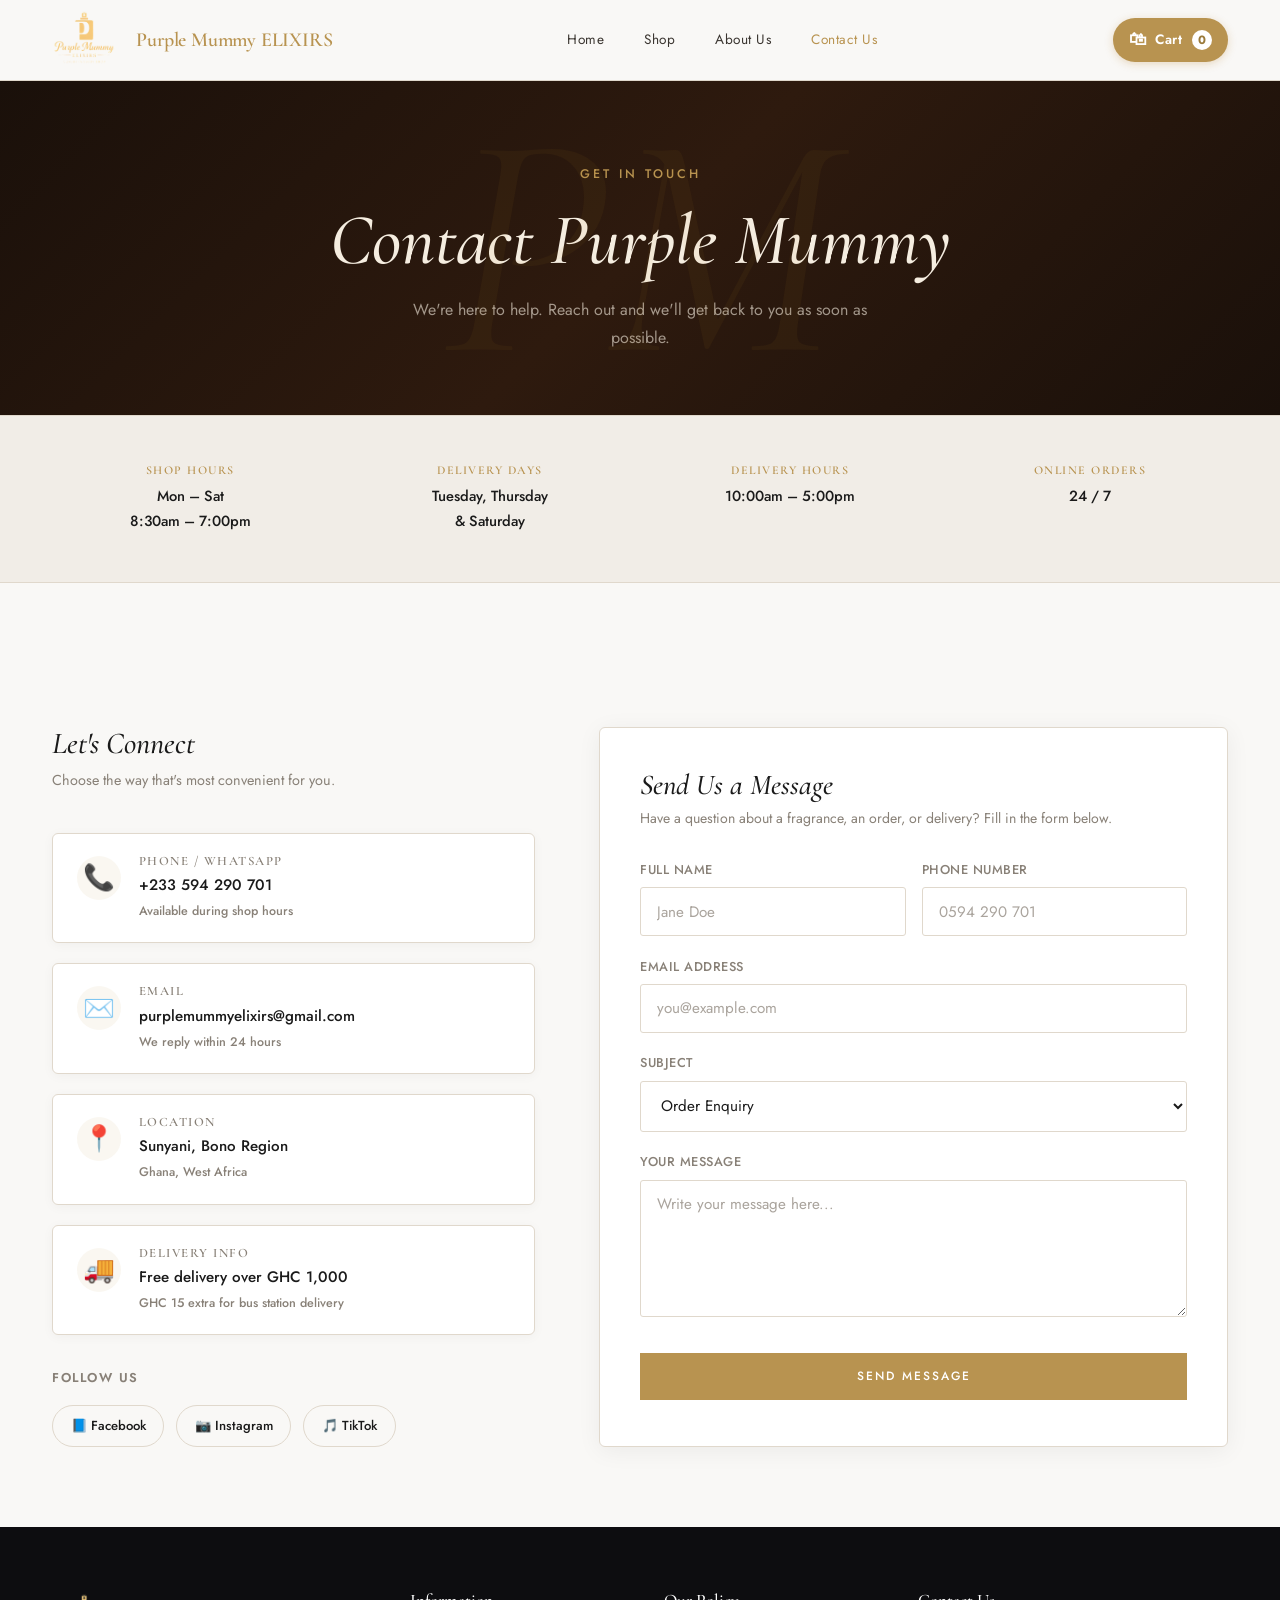
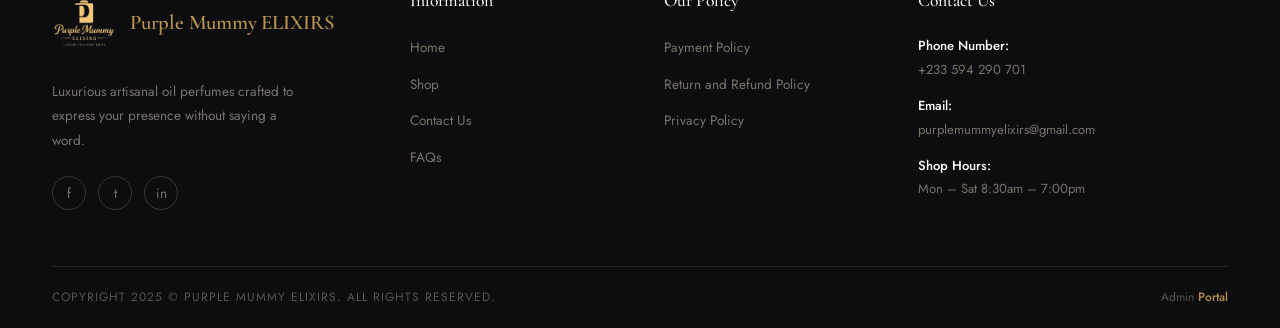
<file: contact.html>
<!DOCTYPE html>
<html lang="en">
<head>
    <meta charset="UTF-8">
    <meta name="viewport" content="width=device-width, initial-scale=1.0">
    <title>Contact Purple Mummy | Luxury Fragrances</title>
    <meta name="description" content="Get in touch with Purple Mummy ELIXIRS. We'd love to hear from you.">
    <link rel="preconnect" href="https://fonts.googleapis.com">
    <link rel="preconnect" href="https://fonts.gstatic.com" crossorigin>
    <link href="https://fonts.googleapis.com/css2?family=Cormorant+Garamond:ital,wght@0,400;0,500;0,600;0,700;1,400;1,600&family=Jost:wght@300;400;500;600&display=swap" rel="stylesheet">
    <link rel="stylesheet" href="css/styles.css">
    <link rel="icon" href="logo.png" type="image/png">
    <style>
        /* ---- Page Hero ---- */
        .contact-hero {
            background: linear-gradient(135deg, #1a100a 0%, #2e1a0e 50%, #1a100a 100%);
            padding: 5rem 0 4rem;
            text-align: center;
            position: relative;
            overflow: hidden;
        }
        .contact-hero::before {
            content: 'PM';
            position: absolute;
            font-family: 'Cormorant Garamond', serif;
            font-size: 20rem;
            font-style: italic;
            color: rgba(180,130,40,0.06);
            top: 50%;
            left: 50%;
            transform: translate(-50%, -50%);
            pointer-events: none;
            white-space: nowrap;
        }
        .contact-hero-tag {
            display: inline-block;
            font-size: 0.78rem;
            letter-spacing: 3px;
            text-transform: uppercase;
            color: var(--color-gold);
            margin-bottom: 1rem;
            font-weight: 500;
        }
        .contact-hero h1 {
            font-family: 'Cormorant Garamond', serif;
            font-size: clamp(2.5rem, 6vw, 4.5rem);
            font-style: italic;
            color: #f5ede0;
            margin-bottom: 1rem;
            line-height: 1.1;
        }
        .contact-hero p {
            color: rgba(245,237,224,0.6);
            font-size: 1rem;
            max-width: 480px;
            margin: 0 auto;
        }

        /* ---- Layout ---- */
        .contact-main {
            display: grid;
            grid-template-columns: 1fr 1.3fr;
            gap: 4rem;
            padding: 5rem 0;
        }
        @media (max-width: 768px) {
            .contact-main { grid-template-columns: 1fr; gap: 3rem; padding: 3rem 0; }
        }

        /* ---- Contact Info Cards ---- */
        .contact-info-title {
            font-family: 'Cormorant Garamond', serif;
            font-size: 1.9rem;
            font-style: italic;
            color: var(--color-text-main);
            margin-bottom: 0.4rem;
        }
        .contact-info-subtitle {
            color: var(--color-text-muted);
            font-size: 0.9rem;
            margin-bottom: 2.5rem;
        }
        .contact-cards {
            display: flex;
            flex-direction: column;
            gap: 1.25rem;
        }
        .contact-card {
            display: flex;
            align-items: flex-start;
            gap: 1.1rem;
            padding: 1.25rem 1.5rem;
            background: var(--color-white);
            border: 1px solid var(--color-border);
            border-radius: var(--radius-md);
            box-shadow: 0 2px 12px rgba(0,0,0,0.04);
            transition: box-shadow 0.2s, transform 0.2s;
        }
        .contact-card:hover {
            box-shadow: 0 8px 24px rgba(0,0,0,0.08);
            transform: translateY(-2px);
        }
        .contact-card-icon {
            font-size: 1.6rem;
            line-height: 1;
            margin-top: 2px;
            width: 44px;
            height: 44px;
            background: var(--color-gold-bg, #fdf6e9);
            border-radius: 50%;
            display: flex;
            align-items: center;
            justify-content: center;
            flex-shrink: 0;
        }
        .contact-card-body h4 {
            font-size: 0.8rem;
            letter-spacing: 1.5px;
            text-transform: uppercase;
            color: var(--color-text-muted);
            font-weight: 600;
            margin-bottom: 0.3rem;
        }
        .contact-card-body p, .contact-card-body a {
            font-size: 0.95rem;
            color: var(--color-text-main);
            font-weight: 500;
            text-decoration: none;
        }
        .contact-card-body a:hover { color: var(--color-gold); }
        .contact-card-body .note {
            font-size: 0.78rem;
            color: var(--color-text-muted);
            margin-top: 2px;
        }

        /* Social links */
        .contact-social-title {
            font-size: 0.8rem;
            letter-spacing: 1.5px;
            text-transform: uppercase;
            color: var(--color-text-muted);
            font-weight: 600;
            margin: 2rem 0 1rem;
        }
        .contact-social-links {
            display: flex;
            gap: 0.75rem;
        }
        .contact-social-btn {
            display: flex;
            align-items: center;
            gap: 6px;
            padding: 0.55rem 1.1rem;
            border: 1px solid var(--color-border);
            border-radius: 30px;
            font-size: 0.82rem;
            font-weight: 500;
            color: var(--color-text-main);
            text-decoration: none;
            transition: all 0.2s;
        }
        .contact-social-btn:hover {
            background: var(--color-gold);
            border-color: var(--color-gold);
            color: #fff;
        }

        /* ---- Form Panel ---- */
        .contact-form-panel {
            background: var(--color-white);
            border: 1px solid var(--color-border);
            border-radius: var(--radius-md);
            padding: 2.5rem;
            box-shadow: 0 4px 24px rgba(0,0,0,0.06);
        }
        .contact-form-panel h2 {
            font-family: 'Cormorant Garamond', serif;
            font-size: 1.8rem;
            font-style: italic;
            color: var(--color-text-main);
            margin-bottom: 0.35rem;
        }
        .contact-form-panel .form-lead {
            font-size: 0.88rem;
            color: var(--color-text-muted);
            margin-bottom: 1.75rem;
        }
        .contact-form-row {
            display: grid;
            grid-template-columns: 1fr 1fr;
            gap: 1rem;
        }
        @media (max-width: 480px) { .contact-form-row { grid-template-columns: 1fr; } }
        .form-success-msg {
            display: none;
            background: #f0fdf4;
            border: 1px solid #86efac;
            border-radius: var(--radius-sm);
            padding: 1rem 1.25rem;
            color: #166534;
            font-size: 0.9rem;
            margin-bottom: 1.5rem;
            align-items: center;
            gap: 0.6rem;
        }

        /* ---- Map / Divider ---- */
        .contact-divider {
            border: none;
            border-top: 1px solid var(--color-border);
            margin: 0 0 4rem;
        }
        .contact-hours-section {
            background: var(--color-surface, #faf8f5);
            border-top: 1px solid var(--color-border);
            border-bottom: 1px solid var(--color-border);
            padding: 3rem 0;
            margin-bottom: 4rem;
        }
        .contact-hours-grid {
            display: grid;
            grid-template-columns: repeat(auto-fit, minmax(180px, 1fr));
            gap: 1.5rem;
            text-align: center;
        }
        .contact-hours-card h4 {
            font-size: 0.75rem;
            letter-spacing: 1.5px;
            text-transform: uppercase;
            color: var(--color-gold);
            font-weight: 600;
            margin-bottom: 0.4rem;
        }
        .contact-hours-card p {
            font-size: 0.92rem;
            color: var(--color-text-main);
            font-weight: 500;
        }
    </style>
</head>
<body>

    <!-- HEADER -->
    <header class="site-header">
        <div class="container flex items-center justify-between">
            <a href="index.html" class="brand-logo" style="display:flex; align-items:center;">
                <img src="logo.png" alt="Purple Mummy ELIXIRS Logo" style="height: 64px; margin-right: 14px; border-radius: 50%;">
                <span style="display:inline-block;">Purple Mummy <span>ELIXIRS</span></span>
            </a>
            <nav class="nav-links">
                <a href="index.html">Home</a>
                <a href="index.html#shop">Shop</a>
                <a href="index.html#about">About Us</a>
                <a href="contact.html" class="active">Contact Us</a>
            </nav>
            <div class="header-actions">
                <a href="cart.html" class="cart-link" style="display:flex; align-items:center; gap:8px; background: var(--color-gold); color: #fff; padding: 0.45rem 1rem; border-radius: 30px; font-weight: 600; font-size: 0.85rem; letter-spacing: 0.5px; text-decoration:none; transition: background 0.2s; box-shadow: 0 2px 8px rgba(180,120,30,0.25);" onmouseover="this.style.background='var(--color-gold-dark)'" onmouseout="this.style.background='var(--color-gold)'">
                    <span style="font-size:1.1rem;">🛍</span>
                    <span>Cart</span>
                    <span class="cart-count-badge" id="cart-count" style="background:#fff; color:var(--color-gold-dark); min-width:20px; height:20px; border-radius:50%; display:flex; align-items:center; justify-content:center; font-size:0.75rem; font-weight:700; padding: 0 4px;">0</span>
                </a>
            </div>
        </div>
    </header>

    <!-- HERO -->
    <section class="contact-hero">
        <div class="container">
            <span class="contact-hero-tag">Get In Touch</span>
            <h1>Contact Purple Mummy</h1>
            <p>We're here to help. Reach out and we'll get back to you as soon as possible.</p>
        </div>
    </section>

    <!-- HOURS STRIP -->
    <section class="contact-hours-section">
        <div class="container">
            <div class="contact-hours-grid">
                <div class="contact-hours-card">
                    <h4>Shop Hours</h4>
                    <p>Mon – Sat</p>
                    <p>8:30am – 7:00pm</p>
                </div>
                <div class="contact-hours-card">
                    <h4>Delivery Days</h4>
                    <p>Tuesday, Thursday</p>
                    <p>& Saturday</p>
                </div>
                <div class="contact-hours-card">
                    <h4>Delivery Hours</h4>
                    <p>10:00am – 5:00pm</p>
                </div>
                <div class="contact-hours-card">
                    <h4>Online Orders</h4>
                    <p>24 / 7</p>
                </div>
            </div>
        </div>
    </section>

    <!-- MAIN CONTENT -->
    <main class="container">
        <div class="contact-main">

            <!-- LEFT: Info -->
            <div>
                <h2 class="contact-info-title">Let's Connect</h2>
                <p class="contact-info-subtitle">Choose the way that's most convenient for you.</p>

                <div class="contact-cards">
                    <div class="contact-card">
                        <div class="contact-card-icon">📞</div>
                        <div class="contact-card-body">
                            <h4>Phone / WhatsApp</h4>
                            <a href="tel:+233594290701">+233 594 290 701</a>
                            <p class="note">Available during shop hours</p>
                        </div>
                    </div>
                    <div class="contact-card">
                        <div class="contact-card-icon">✉️</div>
                        <div class="contact-card-body">
                            <h4>Email</h4>
                            <a href="mailto:purplemummyelixirs@gmail.com">purplemummyelixirs@gmail.com</a>
                            <p class="note">We reply within 24 hours</p>
                        </div>
                    </div>
                    <div class="contact-card">
                        <div class="contact-card-icon">📍</div>
                        <div class="contact-card-body">
                            <h4>Location</h4>
                            <p>Sunyani, Bono Region</p>
                            <p class="note">Ghana, West Africa</p>
                        </div>
                    </div>
                    <div class="contact-card">
                        <div class="contact-card-icon">🚚</div>
                        <div class="contact-card-body">
                            <h4>Delivery Info</h4>
                            <p>Free delivery over GHC 1,000</p>
                            <p class="note">GHC 15 extra for bus station delivery</p>
                        </div>
                    </div>
                </div>

                <p class="contact-social-title">Follow Us</p>
                <div class="contact-social-links">
                    <a href="#" class="contact-social-btn">📘 Facebook</a>
                    <a href="#" class="contact-social-btn">📷 Instagram</a>
                    <a href="#" class="contact-social-btn">🎵 TikTok</a>
                </div>
            </div>

            <!-- RIGHT: Message Form -->
            <div class="contact-form-panel">
                <h2>Send Us a Message</h2>
                <p class="form-lead">Have a question about a fragrance, an order, or delivery? Fill in the form below.</p>

                <div class="form-success-msg" id="form-success">
                    ✅ <span>Your message has been sent! We'll get back to you shortly.</span>
                </div>

                <form id="contact-form">
                    <div class="contact-form-row">
                        <div class="form-group">
                            <label for="cf-name">Full Name</label>
                            <input type="text" id="cf-name" class="form-control" required placeholder="Jane Doe">
                        </div>
                        <div class="form-group">
                            <label for="cf-phone">Phone Number</label>
                            <input type="tel" id="cf-phone" class="form-control" placeholder="0594 290 701">
                        </div>
                    </div>
                    <div class="form-group">
                        <label for="cf-email">Email Address</label>
                        <input type="email" id="cf-email" class="form-control" placeholder="you@example.com">
                    </div>
                    <div class="form-group">
                        <label for="cf-subject">Subject</label>
                        <select id="cf-subject" class="form-control">
                            <option value="order">Order Enquiry</option>
                            <option value="product">Product Question</option>
                            <option value="delivery">Delivery Information</option>
                            <option value="wholesale">Wholesale / Bulk Order</option>
                            <option value="other">Other</option>
                        </select>
                    </div>
                    <div class="form-group">
                        <label for="cf-message">Your Message</label>
                        <textarea id="cf-message" class="form-control" rows="5" required placeholder="Write your message here..."></textarea>
                    </div>
                    <button type="submit" class="btn btn-gold" style="width:100%; margin-top:0.5rem;" id="contact-submit-btn">
                        SEND MESSAGE
                    </button>
                </form>
            </div>

        </div>
    </main>

    <!-- FOOTER -->
    <footer class="site-footer">
        <div class="container">
            <div class="footer-grid">
                <div class="footer-brand">
                    <div class="footer-brand-logo" style="display:flex; align-items:center;">
                        <img src="logo.png" alt="Logo" style="height: 64px; margin-right: 14px; border-radius: 50%;">
                        <span>Purple Mummy <span style="color:var(--color-gold);">ELIXIRS</span></span>
                    </div>
                    <p>Luxurious artisanal oil perfumes crafted to express your presence without saying a word.</p>
                    <div class="footer-social">
                        <a href="#" class="social-link" aria-label="Facebook">f</a>
                        <a href="#" class="social-link" aria-label="TikTok">t</a>
                        <a href="#" class="social-link" aria-label="Instagram">in</a>
                    </div>
                </div>
                <div class="footer-col">
                    <h5>Information</h5>
                    <ul>
                        <li><a href="index.html">Home</a></li>
                        <li><a href="index.html#shop">Shop</a></li>
                        <li><a href="contact.html">Contact Us</a></li>
                        <li><a href="index.html#faq">FAQs</a></li>
                    </ul>
                </div>
                <div class="footer-col">
                    <h5>Our Policy</h5>
                    <ul>
                        <li><a href="#">Payment Policy</a></li>
                        <li><a href="#">Return and Refund Policy</a></li>
                        <li><a href="#">Privacy Policy</a></li>
                    </ul>
                </div>
                <div class="footer-col">
                    <h5>Contact Us</h5>
                    <div class="footer-contact">
                        <div class="footer-contact-item">
                            <strong>Phone Number:</strong>
                            <span>+233 594 290 701</span>
                        </div>
                        <div class="footer-contact-item">
                            <strong>Email:</strong>
                            <span>purplemummyelixirs@gmail.com</span>
                        </div>
                        <div class="footer-contact-item">
                            <strong>Shop Hours:</strong>
                            <span>Mon – Sat 8:30am – 7:00pm</span>
                        </div>
                    </div>
                </div>
            </div>
            <div class="footer-bottom">
                <p>COPYRIGHT 2025 © PURPLE MUMMY ELIXIRS. ALL RIGHTS RESERVED.</p>
                <a href="login.html">Admin <strong>Portal</strong></a>
            </div>
        </div>
    </footer>

    <script>
        // Update cart count from localStorage
        try {
            const cart = JSON.parse(localStorage.getItem('pm_cart')) || [];
            const count = cart.reduce((sum, item) => sum + item.quantity, 0);
            const el = document.getElementById('cart-count');
            if (el) el.textContent = count;
        } catch(e) {}

        // Contact Form — show success message on submit
        document.getElementById('contact-form').addEventListener('submit', function(e) {
            e.preventDefault();
            const btn = document.getElementById('contact-submit-btn');
            btn.textContent = 'Sending...';
            btn.disabled = true;

            // Simulate send (no backend yet)
            setTimeout(() => {
                const successEl = document.getElementById('form-success');
                successEl.style.display = 'flex';
                this.reset();
                btn.textContent = 'SEND MESSAGE';
                btn.disabled = false;
                successEl.scrollIntoView({ behavior: 'smooth', block: 'nearest' });
            }, 1000);
        });
    </script>

</body>
</html>
</file>
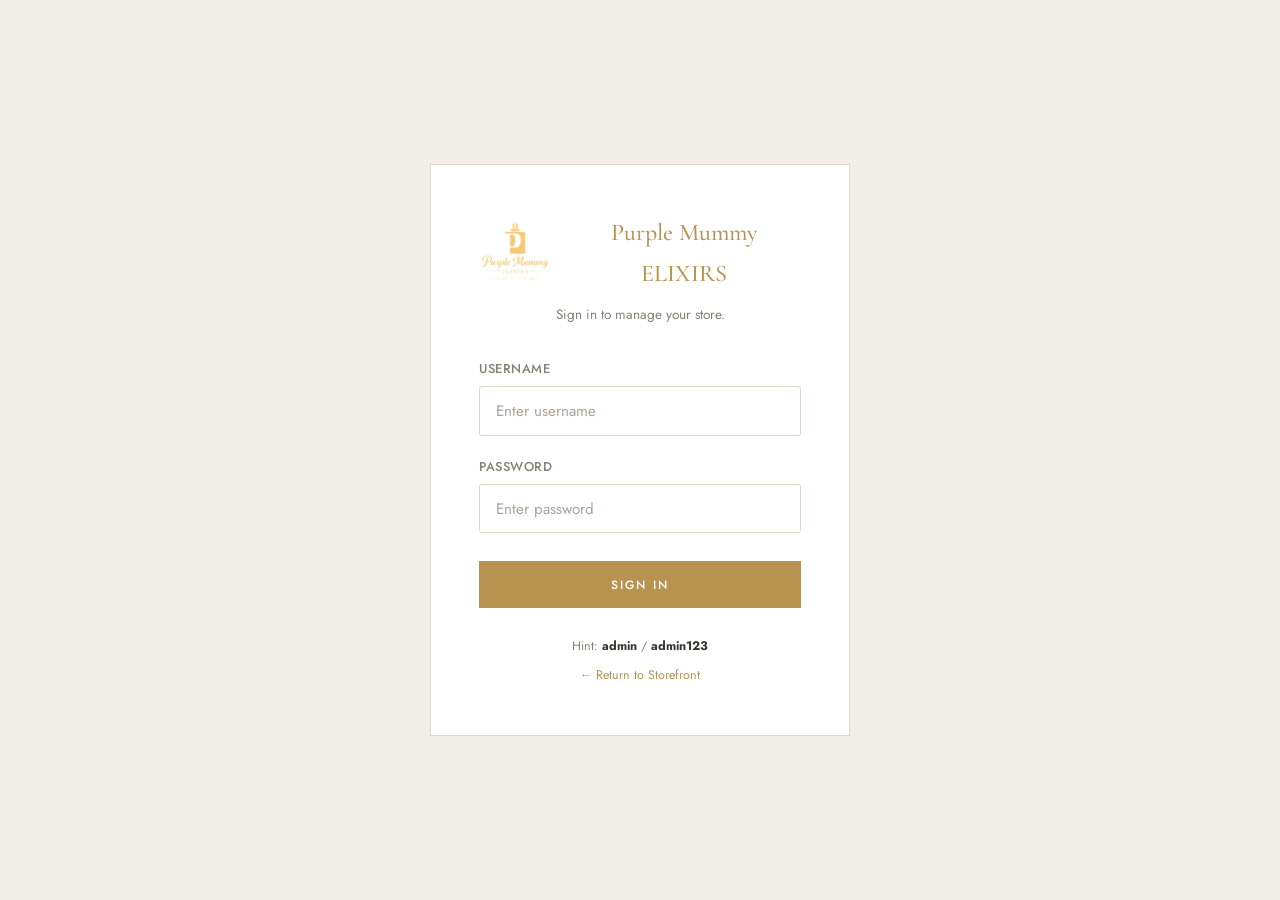
<file: login.html>
<!DOCTYPE html>
<html lang="en">
<head>
    <meta charset="UTF-8">
    <meta name="viewport" content="width=device-width, initial-scale=1.0">
    <title>Admin Login | Purple Mummy ELIXIRS</title>
    <link rel="preconnect" href="https://fonts.googleapis.com">
    <link rel="preconnect" href="https://fonts.gstatic.com" crossorigin>
    <link href="https://fonts.googleapis.com/css2?family=Cormorant+Garamond:ital,wght@0,400;0,500;0,600;0,700;1,400;1,600&family=Jost:wght@300;400;500;600&display=swap" rel="stylesheet">
    <link rel="stylesheet" href="css/styles.css">
    <link rel="icon" href="logo.png" type="image/png">
    <style>
        body {
            background: var(--color-surface);
            display: flex;
            align-items: center;
            justify-content: center;
            min-height: 100vh;
        }
        .login-card {
            background: var(--color-white);
            padding: 3rem;
            border: 1px solid var(--color-border);
            width: 100%;
            max-width: 420px;
            text-align: center;
        }
        .login-brand {
            font-family: var(--font-heading);
            font-size: 1.5rem;
            font-weight: 500;
            color: var(--color-text-main);
            margin-bottom: 0.5rem;
        }
        .login-brand span { color: var(--color-gold); }
        .login-subtitle {
            font-size: 0.85rem;
            color: var(--color-text-muted);
            margin-bottom: 2rem;
        }
        .form-group { text-align: left; margin-bottom: 1.25rem; }
        .error-msg {
            color: var(--color-error);
            font-size: 0.82rem;
            margin-bottom: 1rem;
            display: none;
            background: rgba(192,57,43,0.06);
            border: 1px solid rgba(192,57,43,0.2);
            padding: 0.6rem 1rem;
            text-align: left;
        }
        .error-msg.show { display: block; }
    </style>
</head>
<body>
    <div class="login-card">
        <div class="login-brand" style="display:flex; align-items:center; justify-content:center;">
            <img src="logo.png" alt="Logo" style="height: 72px; margin-right: 16px; border-radius: 50%;">
            <span>Purple Mummy <span>ELIXIRS</span></span>
        </div>
        <p class="login-subtitle">Sign in to manage your store.</p>

        <div id="login-error" class="error-msg">Invalid username or password.</div>

        <form id="login-form">
            <div class="form-group">
                <label for="username">Username</label>
                <input type="text" id="username" class="form-control" required placeholder="Enter username">
            </div>
            <div class="form-group">
                <label for="password">Password</label>
                <input type="password" id="password" class="form-control" required placeholder="Enter password">
            </div>
            <button type="submit" class="btn btn-gold" style="width:100%;margin-top:0.5rem;">
                SIGN IN
            </button>
        </form>

        <div style="margin-top:1.75rem;font-size:0.78rem;color:var(--color-text-muted);">
            <p>Hint: <strong style="color:var(--color-text-body)">admin</strong> / <strong style="color:var(--color-text-body)">admin123</strong></p>
            <p style="margin-top:0.5rem;"><a href="index.html" style="color:var(--color-gold);">← Return to Storefront</a></p>
        </div>
    </div>

    <script>
        document.getElementById('login-form').addEventListener('submit', function(e) {
            e.preventDefault();
            const user = document.getElementById('username').value;
            const pass = document.getElementById('password').value;
            const errorEl = document.getElementById('login-error');
            if (user === 'admin' && pass === 'admin123') {
                sessionStorage.setItem('pm_admin_auth', 'true');
                window.location.href = 'admin.html';
            } else {
                errorEl.classList.add('show');
            }
        });
        if (sessionStorage.getItem('pm_admin_auth') === 'true') {
            window.location.replace('admin.html');
        }
    </script>
</body>
</html>
</file>
<file: css/styles.css>
/* =============================================
   Purple Mummy ELIXIRS — Design matching mackspringfragrancegh.com
   Light luxury theme with gold accents & dark footer
   ============================================= */

@import url('https://fonts.googleapis.com/css2?family=Cormorant+Garamond:ital,wght@0,400;0,500;0,600;0,700;1,400;1,600&family=Jost:wght@300;400;500;600&display=swap');

:root {
  /* Core palette */
  --color-bg: #f9f8f6;
  --color-white: #ffffff;
  --color-surface: #f1ede7;
  --color-surface-2: #e8e2d9;
  --color-border: #e0d8cc;

  /* Gold accent */
  --color-gold: #b89350;
  --color-gold-dark: #9a7a3a;
  --color-gold-light: #d4aa6a;
  --color-gold-bg: rgba(184,147,80,0.08);

  /* Text */
  --color-text-main: #1a1a1a;
  --color-text-body: #3a3530;
  --color-text-muted: #888077;
  --color-text-light: #aaa49d;

  /* Utility */
  --color-dark: #0d0d10;
  --color-dark-2: #161620;
  --color-success: #4a7c59;
  --color-error: #c0392b;

  /* Typography */
  --font-heading: 'Cormorant Garamond', 'Playfair Display', Georgia, serif;
  --font-body: 'Jost', 'Inter', -apple-system, sans-serif;

  /* Shadows */
  --shadow-xs: 0 1px 3px rgba(0,0,0,0.06);
  --shadow-sm: 0 2px 8px rgba(0,0,0,0.08);
  --shadow-md: 0 4px 20px rgba(0,0,0,0.10);
  --shadow-lg: 0 10px 40px rgba(0,0,0,0.12);

  /* Radii */
  --radius-sm: 3px;
  --radius-md: 6px;
  --radius-lg: 12px;
}

/* ============ Reset ============ */
*, *::before, *::after {
  box-sizing: border-box;
  margin: 0;
  padding: 0;
}

html { scroll-behavior: smooth; }

body {
  font-family: var(--font-body);
  background-color: var(--color-bg);
  color: var(--color-text-body);
  line-height: 1.7;
  font-size: 15px;
  -webkit-font-smoothing: antialiased;
}

h1, h2, h3, h4, h5, h6, .brand-font {
  font-family: var(--font-heading);
  font-weight: 500;
  color: var(--color-text-main);
  line-height: 1.15;
}

a {
  text-decoration: none;
  color: inherit;
  transition: color 0.2s;
}

ul { list-style: none; }
img { display: block; max-width: 100%; }

/* ============ Layout ============ */
.container {
  max-width: 1240px;
  margin: 0 auto;
  padding: 0 2rem;
}

.flex { display: flex; }
.items-center { align-items: center; }
.justify-between { justify-content: space-between; }
.grid { display: grid; }
.gap-2 { gap: 0.5rem; }
.mt-2 { margin-top: 0.5rem; }
.text-light { color: var(--color-text-muted); }

/* ============ Section Heading ============ */
.section-tag {
  display: block;
  font-family: var(--font-body);
  font-size: 0.7rem;
  font-weight: 600;
  letter-spacing: 3px;
  text-transform: uppercase;
  color: var(--color-gold);
  margin-bottom: 0.75rem;
}

.section-title {
  font-size: 2.6rem;
  font-weight: 500;
  color: var(--color-text-main);
  font-family: var(--font-heading);
  font-style: italic;
  line-height: 1.15;
}

.section-title.center { text-align: center; }
.section-title.no-italic { font-style: normal; }

/* ============ Buttons ============ */
.btn {
  display: inline-block;
  font-family: var(--font-body);
  font-size: 0.75rem;
  font-weight: 500;
  letter-spacing: 2px;
  text-transform: uppercase;
  padding: 0.9rem 2.2rem;
  cursor: pointer;
  border: none;
  transition: all 0.25s ease;
  text-align: center;
}

/* Ghost button — like "SHOP MORE" on hero */
.btn-ghost {
  background: transparent;
  color: var(--color-white);
  border: 1.5px solid var(--color-white);
}

.btn-ghost:hover {
  background: var(--color-white);
  color: var(--color-text-main);
}

/* Gold filled — like "MORE ABOUT US" */
.btn-gold {
  background: var(--color-gold);
  color: var(--color-white);
}

.btn-gold:hover {
  background: var(--color-gold-dark);
  transform: translateY(-2px);
}

/* Outlined border — like "SHOP MORE" in product section */
.btn-outline {
  background: transparent;
  color: var(--color-text-main);
  border: 1.5px solid var(--color-text-main);
}

.btn-outline:hover {
  background: var(--color-text-main);
  color: var(--color-white);
}

/* Legacy aliases */
.btn-primary { background: var(--color-gold); color: #fff; }
.btn-primary:hover { background: var(--color-gold-dark); }
.btn-secondary { background: var(--color-dark); color: #fff; }
.btn-secondary:hover { background: #333; }

/* ============ Badge / Ribbon ============ */
.badge {
  padding: 0.25rem 0.7rem;
  font-size: 0.7rem;
  font-weight: 600;
  text-transform: uppercase;
  letter-spacing: 1px;
  border-radius: 2px;
}

.badge-sold-out {
  background: var(--color-dark);
  color: var(--color-white);
}

.badge-sale {
  background: #3a7bd5;
  color: var(--color-white);
}

.badge-active {
  background: rgba(74, 124, 89, 0.12);
  color: var(--color-success);
}

.ribbon {
  position: absolute;
  top: 0.75rem;
  left: 0.75rem;
  z-index: 10;
}

/* ============ Forms ============ */
.form-group { margin-bottom: 1.2rem; }

.form-group label {
  display: block;
  margin-bottom: 0.4rem;
  font-weight: 500;
  font-size: 0.8rem;
  color: var(--color-text-muted);
  text-transform: uppercase;
  letter-spacing: 0.5px;
}

.form-control {
  width: 100%;
  padding: 0.8rem 1rem;
  background: var(--color-white);
  border: 1px solid var(--color-border);
  border-radius: var(--radius-sm);
  font-family: var(--font-body);
  font-size: 0.95rem;
  color: var(--color-text-main);
  transition: border-color 0.2s, box-shadow 0.2s;
}

.form-control:focus {
  outline: none;
  border-color: var(--color-gold);
  box-shadow: 0 0 0 3px rgba(184,147,80,0.12);
}

.form-control::placeholder { color: var(--color-text-light); }

/* ============ Header ============ */
.site-header {
  position: sticky;
  top: 0;
  z-index: 200;
  background: rgba(249, 248, 246, 0.96);
  border-bottom: 1px solid var(--color-border);
  backdrop-filter: blur(8px);
}

.site-header .container {
  height: 80px;
  gap: 2rem;
}

.brand-logo {
  font-family: var(--font-heading);
  font-size: 1.25rem;
  font-weight: 600;
  color: var(--color-text-main);
  letter-spacing: -0.01em;
  display: flex;
  align-items: center;
  gap: 0.4rem;
}

.brand-logo span { color: var(--color-gold); }

.nav-links {
  display: flex;
  gap: 2.5rem;
}

.nav-links a {
  font-size: 0.85rem;
  font-weight: 400;
  letter-spacing: 0.5px;
  color: var(--color-text-body);
}

.nav-links a:hover,
.nav-links a.active {
  color: var(--color-gold);
}

.header-actions {
  display: flex;
  align-items: center;
  gap: 1.25rem;
}

.header-actions a {
  font-size: 0.82rem;
  letter-spacing: 0.5px;
  color: var(--color-text-body);
}

.cart-icon a,
.header-actions .cart-link {
  display: flex;
  align-items: center;
  gap: 0.4rem;
  font-size: 0.82rem;
  color: var(--color-text-body);
  position: relative;
}

.cart-count-badge {
  background: var(--color-gold);
  color: #fff;
  border-radius: 50%;
  width: 18px;
  height: 18px;
  font-size: 0.65rem;
  font-weight: 600;
  display: flex;
  align-items: center;
  justify-content: center;
  margin-left: 2px;
}

/* ============ Hero Slider ============ */
.hero-carousel {
  position: relative;
  width: 100%;
  height: 88vh;
  min-height: 560px;
  overflow: hidden;
  background: #2a1f14;
}

.hero-slides {
  position: relative;
  width: 100%;
  height: 100%;
}

.hero-slide {
  position: absolute;
  inset: 0;
  background-size: cover;
  background-position: center;
  opacity: 0;
  transition: opacity 1.4s ease;
}

.hero-slide.active { opacity: 1; }

.hero-overlay {
  position: absolute;
  inset: 0;
  background: linear-gradient(
    100deg,
    rgba(15, 10, 5, 0.55) 0%,
    rgba(15, 10, 5, 0.2) 55%,
    transparent 100%
  );
  display: flex;
  align-items: center;
  z-index: 2;
  padding: 0 8%;
}

.hero-text {
  max-width: 560px;
  color: var(--color-white);
}

.hero-text h1 {
  font-family: var(--font-heading);
  font-size: 3.8rem;
  font-weight: 400;
  color: var(--color-white);
  line-height: 1.1;
  margin-bottom: 1rem;
  font-style: italic;
  text-shadow: 0 2px 20px rgba(0,0,0,0.3);
}

.hero-text p {
  font-size: 0.95rem;
  color: rgba(255,255,255,0.82);
  margin-bottom: 2rem;
  letter-spacing: 0.3px;
}

.hero-nav-btn {
  position: absolute;
  top: 50%;
  transform: translateY(-50%);
  z-index: 3;
  background: rgba(255,255,255,0.15);
  border: 1px solid rgba(255,255,255,0.3);
  color: white;
  width: 42px;
  height: 42px;
  display: flex;
  align-items: center;
  justify-content: center;
  cursor: pointer;
  transition: background 0.2s;
  font-size: 1.1rem;
}

.hero-nav-btn:hover { background: rgba(255,255,255,0.25); }
.hero-nav-btn.prev { left: 1.5rem; }
.hero-nav-btn.next { right: 1.5rem; }

.carousel-dots {
  position: absolute;
  bottom: 1.5rem;
  left: 50%;
  transform: translateX(-50%);
  display: flex;
  gap: 0.5rem;
  z-index: 3;
}

.dot {
  width: 8px;
  height: 8px;
  border-radius: 50%;
  border: 1.5px solid rgba(255,255,255,0.6);
  background: transparent;
  cursor: pointer;
  transition: background 0.3s;
}

.dot.active {
  background: var(--color-white);
  border-color: var(--color-white);
}

.hero-scroll-btn {
  position: absolute;
  bottom: -22px;
  left: 50%;
  transform: translateX(-50%);
  z-index: 4;
  width: 44px;
  height: 44px;
  border-radius: 50%;
  background: var(--color-dark);
  color: white;
  border: none;
  cursor: pointer;
  display: flex;
  align-items: center;
  justify-content: center;
  font-size: 1.1rem;
}

/* ============ About Split Section ============ */
.about-split {
  display: grid;
  grid-template-columns: 1fr 1fr;
  min-height: 420px;
}

.about-split-image {
  overflow: hidden;
}

.about-split-image img {
  width: 100%;
  height: 100%;
  object-fit: cover;
}

.about-split-content {
  background: var(--color-surface);
  padding: 5rem 4rem;
  display: flex;
  flex-direction: column;
  justify-content: center;
}

.about-split-content h2 {
  font-size: 2.2rem;
  margin-bottom: 1rem;
  font-style: italic;
}

.about-split-content p {
  color: var(--color-text-muted);
  font-size: 0.95rem;
  margin-bottom: 2rem;
  max-width: 380px;
}

/* ============ Shop Section ============ */
.shop-section {
  padding: 5rem 0 4rem;
}

.shop-section-header {
  text-align: center;
  margin-bottom: 2.5rem;
}

.shop-section-header .section-title {
  margin-bottom: 2rem;
}

/* Filter tabs */
.filter-tabs {
  display: flex;
  gap: 0.75rem;
  justify-content: flex-start;
  margin-bottom: 2rem;
  flex-wrap: wrap;
}

.filter-tab {
  padding: 0.55rem 1.4rem;
  font-size: 0.8rem;
  letter-spacing: 0.5px;
  border: 1px solid var(--color-border);
  background: transparent;
  color: var(--color-text-muted);
  cursor: pointer;
  transition: all 0.2s;
  font-family: var(--font-body);
}

.filter-tab.active,
.filter-tab:hover {
  background: var(--color-gold);
  color: var(--color-white);
  border-color: var(--color-gold);
}

/* ============ Product Grid ============ */
.product-grid {
  grid-template-columns: repeat(4, 1fr);
  gap: 1.5rem;
}

.product-card {
  background: var(--color-white);
  border: 1px solid var(--color-border);
  overflow: hidden;
  position: relative;
  transition: transform 0.3s ease, box-shadow 0.3s ease;
  display: flex;
  flex-direction: column;
}

.product-card:hover {
  transform: translateY(-4px);
  box-shadow: var(--shadow-md);
}

.product-image-wrapper {
  width: 100%;
  aspect-ratio: 1 / 1;
  overflow: hidden;
  background: var(--color-surface);
}

.product-image {
  width: 100%;
  height: 100%;
  object-fit: cover;
  transition: transform 0.5s ease;
}

.product-card:hover .product-image { transform: scale(1.05); }

.product-info {
  padding: 1rem 0.75rem 1.25rem;
  flex-grow: 1;
  display: flex;
  flex-direction: column;
}

.product-name {
  font-family: var(--font-heading);
  font-size: 1.05rem;
  font-weight: 500;
  color: var(--color-text-main);
  margin-bottom: 0.35rem;
}

.product-desc {
  font-size: 0.82rem;
  color: var(--color-text-muted);
  margin-bottom: 0.5rem;
  flex-grow: 1;
}

.product-price {
  font-size: 0.9rem;
  color: var(--color-text-body);
  font-weight: 400;
}

.product-price .price-old {
  text-decoration: line-through;
  color: var(--color-text-light);
  margin-right: 0.4rem;
  font-size: 0.82rem;
}

.product-price .price-new {
  color: var(--color-text-main);
}

.shop-more-wrap {
  text-align: center;
  margin-top: 2.5rem;
}

/* ============ Product Sizes & Category ============ */
.product-category {
  font-size: 0.7rem;
  text-transform: uppercase;
  letter-spacing: 1.5px;
  color: var(--color-gold);
  font-weight: 600;
  margin-bottom: 0.3rem;
  display: block;
}

.size-buttons {
  display: flex;
  gap: 0.4rem;
  margin-top: 0.4rem;
  flex-wrap: wrap;
}

.size-btn {
  flex: 1;
  min-width: 0;
  padding: 0.5rem 0.2rem;
  background: var(--color-white);
  border: 1px solid var(--color-border);
  border-radius: var(--radius-sm);
  font-family: var(--font-body);
  font-size: 0.75rem;
  color: var(--color-text-muted);
  cursor: pointer;
  transition: all 0.2s ease;
  text-align: center;
}

.size-btn:hover:not(:disabled) {
  border-color: var(--color-gold-light);
  color: var(--color-gold-dark);
}

.size-btn.active {
  background: var(--color-gold);
  color: var(--color-white);
  border-color: var(--color-gold);
  font-weight: 500;
}

.size-btn:disabled {
  opacity: 0.5;
  cursor: not-allowed;
  background: var(--color-surface);
}

/* ============ Testimonials ============ */
.testimonials-section {
  position: relative;
  min-height: 520px;
  background: #2a1a0e;
  overflow: hidden;
}

.testimonials-bg {
  position: absolute;
  inset: 0;
  background-size: cover;
  background-position: center;
  opacity: 0.45;
}

.testimonials-inner {
  position: relative;
  z-index: 2;
  padding: 5rem 0;
}

.testimonials-title {
  text-align: center;
  font-family: var(--font-heading);
  font-size: 2.4rem;
  color: var(--color-white);
  font-style: italic;
  margin-bottom: 2.5rem;
}

.testimonials-slider {
  display: grid;
  grid-template-columns: 1fr 1fr;
  gap: 1.5rem;
  max-width: 1000px;
  margin: 0 auto;
  padding: 0 2rem;
}

.testimonial-card {
  background: var(--color-white);
  padding: 2rem 2rem 1.75rem;
  position: relative;
}

.testimonial-quote-mark {
  font-size: 3.5rem;
  line-height: 1;
  color: #f0b8b8;
  font-family: Georgia, serif;
  margin-bottom: 0.25rem;
  display: block;
}

.testimonial-label {
  font-family: var(--font-heading);
  font-size: 1.05rem;
  font-weight: 600;
  color: var(--color-text-main);
  margin-bottom: 0.5rem;
}

.testimonial-quote {
  font-size: 0.88rem;
  color: var(--color-text-muted);
  line-height: 1.7;
  margin-bottom: 1.5rem;
}

.testimonial-author-row {
  display: flex;
  align-items: center;
  gap: 0.75rem;
}

.testimonial-avatar {
  width: 42px;
  height: 42px;
  border-radius: 50%;
  object-fit: cover;
  background: var(--color-surface);
}

.testimonial-author-name {
  font-size: 0.88rem;
  font-weight: 500;
  color: var(--color-text-main);
}

.testimonial-author-role {
  font-size: 0.8rem;
  color: var(--color-gold);
  font-style: italic;
}

/* ============ Feature Badges ============ */
.feature-badges {
  background: var(--color-bg);
  padding: 4rem 0;
}

.feature-badges-grid {
  display: grid;
  grid-template-columns: repeat(4, 1fr);
  gap: 1rem;
  text-align: center;
}

.feature-badge {
  display: flex;
  flex-direction: column;
  align-items: center;
  gap: 0.75rem;
  padding: 1.5rem 1rem;
}

.feature-badge-icon {
  width: 56px;
  height: 56px;
  display: flex;
  align-items: center;
  justify-content: center;
  font-size: 1.75rem;
  color: var(--color-gold);
  margin-bottom: 0.25rem;
}

.feature-badge h4 {
  font-family: var(--font-body);
  font-size: 0.82rem;
  font-weight: 500;
  text-transform: uppercase;
  letter-spacing: 1px;
  color: var(--color-text-main);
}

.feature-badge p {
  font-size: 0.8rem;
  color: var(--color-text-muted);
}

/* ============ Featured Scents  ============ */
.featured-scents {
  padding: 4rem 0;
  background: var(--color-surface);
}

.featured-scents h2 {
  text-align: center;
  font-size: 2.2rem;
  font-style: italic;
  margin-bottom: 2.5rem;
}

.featured-grid {
  display: grid;
  grid-template-columns: 1fr 1fr;
  gap: 1.5rem;
}

.featured-card {
  position: relative;
  overflow: hidden;
  aspect-ratio: 4/5;
  cursor: pointer;
}

.featured-card img {
  width: 100%;
  height: 100%;
  object-fit: cover;
  transition: transform 0.6s ease;
}

.featured-card:hover img { transform: scale(1.04); }

.featured-card-overlay {
  position: absolute;
  inset: 0;
  background: linear-gradient(to top, rgba(0,0,0,0.6) 0%, transparent 55%);
  display: flex;
  flex-direction: column;
  justify-content: flex-end;
  padding: 2rem;
}

.featured-card-name {
  font-family: var(--font-heading);
  font-size: 1.5rem;
  color: var(--color-white);
  font-style: italic;
}

.featured-card-desc {
  font-size: 0.82rem;
  color: rgba(255,255,255,0.75);
  margin-top: 0.25rem;
}

/* ============ FAQ Section ============ */
.faq-section {
  padding: 5rem 0;
  background: var(--color-bg);
}

.faq-layout {
  display: grid;
  grid-template-columns: 1.1fr 1fr;
  gap: 4rem;
  align-items: start;
}

.faq-content h2 {
  font-size: 2.4rem;
  font-style: italic;
  margin-bottom: 2rem;
  line-height: 1.2;
}

.faq-list { display: flex; flex-direction: column; }

.faq-item {
  border-bottom: 1px solid var(--color-border);
}

.faq-question {
  width: 100%;
  background: var(--color-white);
  border: none;
  padding: 1.1rem 1.25rem;
  text-align: left;
  color: var(--color-text-body);
  font-family: var(--font-body);
  font-size: 0.88rem;
  cursor: pointer;
  display: flex;
  justify-content: space-between;
  align-items: center;
  gap: 1rem;
  transition: color 0.2s;
  margin-bottom: 2px;
}

.faq-item.open .faq-question {
  color: var(--color-gold);
  font-weight: 500;
}

.faq-icon {
  color: var(--color-gold);
  font-size: 1.25rem;
  line-height: 1;
  flex-shrink: 0;
  transition: transform 0.3s;
  font-style: normal;
}

.faq-item.open .faq-icon { transform: rotate(45deg); }

.faq-answer {
  max-height: 0;
  overflow: hidden;
  transition: max-height 0.4s ease, padding 0.3s;
  color: var(--color-text-muted);
  font-size: 0.88rem;
  line-height: 1.75;
  background: var(--color-white);
  padding: 0 1.25rem;
}

.faq-item.open .faq-answer {
  max-height: 300px;
  padding: 0 1.25rem 1.1rem;
}

.faq-image {
  border-radius: 0;
  overflow: hidden;
  position: relative;
  aspect-ratio: 3/4;
  background: var(--color-surface-2);
}

.faq-image img {
  width: 100%;
  height: 100%;
  object-fit: cover;
}

.faq-gold-circle {
  position: absolute;
  bottom: -30px;
  left: -30px;
  width: 200px;
  height: 200px;
  border-radius: 50%;
  background: var(--color-gold);
  z-index: -1;
}

/* ============ CTA Banner ============ */
.cta-banner {
  position: relative;
  min-height: 480px;
  overflow: hidden;
  display: flex;
  align-items: center;
  justify-content: center;
  text-align: center;
  background: #2a1f14;
}

.cta-banner-bg {
  position: absolute;
  inset: 0;
  background-size: cover;
  background-position: center;
  opacity: 0.4;
}

.cta-banner-content {
  position: relative;
  z-index: 2;
  padding: 4rem 2rem;
}

.cta-banner-content h2 {
  font-family: var(--font-heading);
  font-size: 2.8rem;
  color: var(--color-white);
  font-style: italic;
  margin-bottom: 1.5rem;
  max-width: 600px;
  margin-left: auto;
  margin-right: auto;
}

/* ============ Footer ============ */
.site-footer {
  background: var(--color-dark);
  padding: 4rem 0 0;
}

.footer-grid {
  display: grid;
  grid-template-columns: 1.5fr 1fr 1fr 1.5fr;
  gap: 3rem;
  padding-bottom: 3.5rem;
}

.footer-brand-logo {
  margin-bottom: 1.5rem;
  font-family: var(--font-heading);
  font-size: 1.3rem;
  font-weight: 600;
  color: var(--color-white);
  letter-spacing: -0.01em;
}

.footer-brand-logo span { color: var(--color-gold); }

.footer-brand p {
  color: #7a7270;
  font-size: 0.85rem;
  line-height: 1.8;
  max-width: 260px;
  margin-bottom: 1.5rem;
}

.footer-social {
  display: flex;
  gap: 0.75rem;
}

.social-link {
  width: 34px;
  height: 34px;
  border: 1px solid #3a3530;
  border-radius: 50%;
  display: flex;
  align-items: center;
  justify-content: center;
  font-size: 0.85rem;
  color: #7a7268;
  transition: border-color 0.2s, color 0.2s;
  text-transform: lowercase;
  font-family: var(--font-body);
}

.social-link:hover {
  border-color: var(--color-gold);
  color: var(--color-gold);
}

.footer-col h5 {
  font-family: var(--font-heading);
  font-size: 1.1rem;
  font-weight: 500;
  color: var(--color-white);
  margin-bottom: 1.5rem;
  font-style: normal;
}

.footer-col ul {
  display: flex;
  flex-direction: column;
  gap: 0.7rem;
}

.footer-col ul li a {
  font-size: 0.85rem;
  color: #7a7268;
  transition: color 0.2s;
}

.footer-col ul li a:hover { color: var(--color-gold); }

.footer-contact { display: flex; flex-direction: column; gap: 0.85rem; }

.footer-contact-item {
  display: flex;
  flex-direction: column;
  gap: 0.1rem;
}

.footer-contact-item strong {
  font-size: 0.82rem;
  color: var(--color-white);
  font-weight: 500;
}

.footer-contact-item span {
  font-size: 0.82rem;
  color: #7a7268;
}

.footer-bottom {
  border-top: 1px solid #222;
  padding: 1.25rem 0;
  display: flex;
  justify-content: space-between;
  align-items: center;
  flex-wrap: wrap;
  gap: 0.5rem;
}

.footer-bottom p {
  font-size: 0.75rem;
  color: #555;
  text-transform: uppercase;
  letter-spacing: 1px;
}

.footer-bottom a {
  font-size: 0.75rem;
  color: #555;
}

.footer-bottom a strong { color: var(--color-gold); font-weight: 500; }
.footer-bottom a:hover strong { color: var(--color-gold-light); }

/* ============ Admin Table ============ */
.admin-table {
  width: 100%;
  border-collapse: collapse;
  background: var(--color-white);
  border-radius: var(--radius-md);
  overflow: hidden;
  box-shadow: var(--shadow-sm);
}

.admin-table th, .admin-table td {
  padding: 1rem;
  text-align: left;
  border-bottom: 1px solid var(--color-border);
  color: var(--color-text-body);
}

.admin-table th {
  background: var(--color-surface);
  color: var(--color-gold-dark);
  font-weight: 600;
  font-size: 0.75rem;
  text-transform: uppercase;
  letter-spacing: 1px;
}

.admin-table tr:last-child td { border-bottom: none; }

.product-img-thumbnail {
  width: 50px;
  height: 50px;
  object-fit: cover;
  border-radius: var(--radius-sm);
  border: 1px solid var(--color-border);
}

/* ============ Toast ============ */
.toast {
  position: fixed;
  bottom: 2rem;
  left: 50%;
  transform: translateX(-50%) translateY(100px);
  background: var(--color-dark);
  color: var(--color-white);
  padding: 0.85rem 2rem;
  border-radius: 2px;
  font-size: 0.85rem;
  font-weight: 400;
  letter-spacing: 0.5px;
  box-shadow: var(--shadow-lg);
  opacity: 0;
  transition: transform 0.3s ease, opacity 0.3s ease;
  z-index: 9999;
  white-space: nowrap;
}

.toast.show {
  opacity: 1;
  transform: translateX(-50%) translateY(0);
}

/* ============ Hero fallback (static) ============ */
.hero-content {
  text-align: center;
  padding: 5rem 1.5rem;
  background: var(--color-surface);
}

.hero-content h1 {
  font-size: 3rem;
  font-style: italic;
  color: var(--color-text-main);
  margin-bottom: 1rem;
}

.hero-content p {
  font-size: 1rem;
  color: var(--color-text-muted);
  max-width: 500px;
  margin: 0 auto 2rem;
}

/* ============ Responsive ============ */
@media (max-width: 1100px) {
  .product-grid { grid-template-columns: repeat(3, 1fr); }
  .footer-grid { grid-template-columns: 1fr 1fr; gap: 2rem; }
}

@media (max-width: 900px) {
  .about-split { grid-template-columns: 1fr; }
  .about-split-image { height: 360px; }
  .faq-layout { grid-template-columns: 1fr; }
  .faq-image { display: none; }
  .testimonials-slider { grid-template-columns: 1fr; max-width: 500px; }
  .featured-grid { grid-template-columns: 1fr; }
}

@media (max-width: 768px) {
  .site-header .container {
    flex-direction: column;
    height: auto;
    padding: 0.75rem 1.5rem;
    gap: 0.5rem;
    justify-content: center;
  }

  .nav-links {
    gap: 1.25rem;
    flex-wrap: wrap;
    justify-content: center;
  }

  .hero-text h1 { font-size: 2.6rem; }
  .product-grid { grid-template-columns: repeat(2, 1fr); gap: 1rem; }
  .feature-badges-grid { grid-template-columns: repeat(2, 1fr); }
  .footer-grid { grid-template-columns: 1fr 1fr; }
  .section-title { font-size: 2rem; }
  .about-split-content { padding: 3rem 2rem; }
}

@media (max-width: 480px) {
  .product-grid { 
    grid-template-columns: repeat(2, 1fr);
    gap: 0.5rem;
  }
  .product-info {
    padding: 0.5rem;
  }
  .product-name {
    font-size: 0.85rem;
    margin-bottom: 0.2rem;
  }
  .product-desc {
    font-size: 0.75rem;
    margin-bottom: 0.3rem;
  }
  .product-price {
    font-size: 0.8rem;
  }
  .product-price .price-old {
    font-size: 0.75rem;
  }
  .hero-text h1 { font-size: 2rem; }
  .footer-grid { grid-template-columns: 1fr; }
  .filter-tabs { justify-content: center; }
  .cta-banner-content h2 { font-size: 2rem; }
}
</file>
